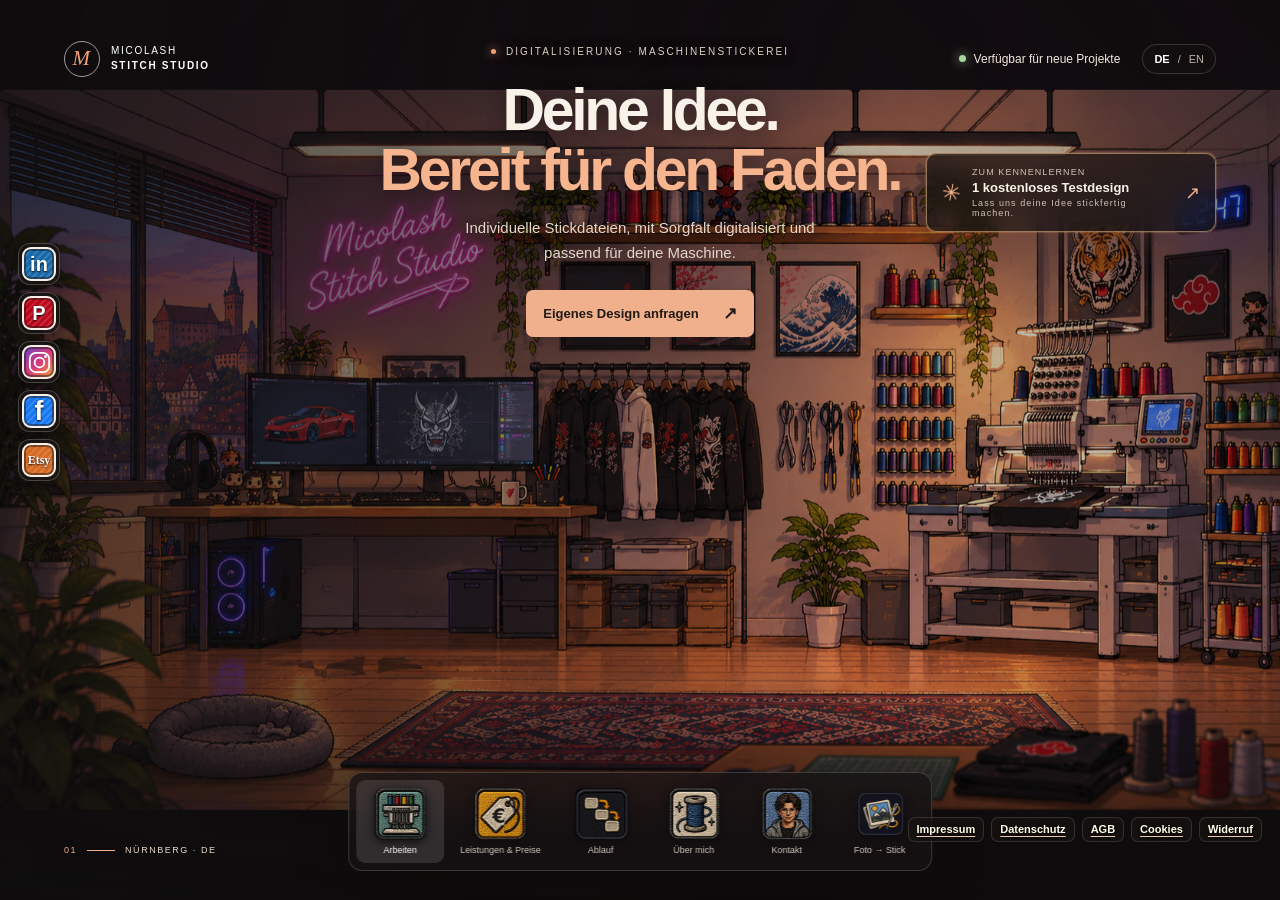
<file: index.html>
<!doctype html>
<html lang="de">
<head>
  <meta charset="utf-8">
  <meta name="viewport" content="width=device-width, initial-scale=1">
  <meta http-equiv="refresh" content="0; url=concept-mockup/index.html">
  <title>Micolash Stitch Studio</title>
</head>
<body>
  <p>Die Website wird geöffnet. Falls die Weiterleitung nicht startet: <a href="concept-mockup/index.html">Micolash Stitch Studio öffnen</a>.</p>
</body>
</html>
</file>
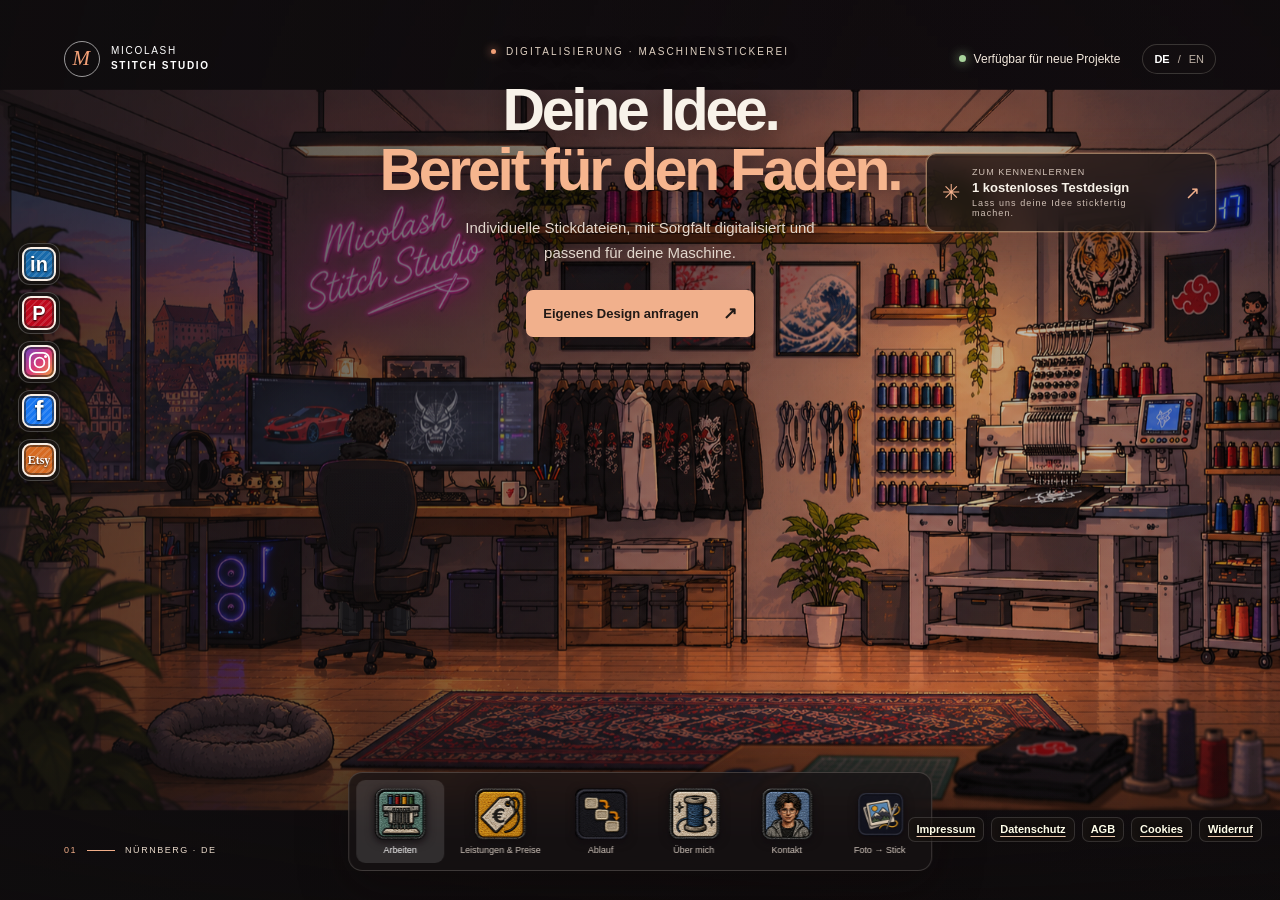
<file: concept-mockup/index.html>
<!doctype html>
<html lang="de">
<head>
  <meta charset="utf-8">
  <meta name="viewport" content="width=device-width, initial-scale=1">
  <meta name="theme-color" content="#171310">
  <title>Micolash Stitch Studio — Konzept</title>
  <link rel="stylesheet" href="styles.css">
  <link rel="stylesheet" href="styles-overrides.css">
</head>
<body>
  <main class="scene" id="scene">
    <iframe class="animated-scene" src="../animation/studio_animation_layers_v3/06_web_preview/index.html?nohud" title="Animierte Szene des Micolash Stitch Studios" aria-hidden="true" tabindex="-1"></iframe>
    <div class="shade" aria-hidden="true"></div>
    <div class="topline">
      <a class="wordmark" href="#home" aria-label="Micolash Stitch Studio Startseite"><span class="mark">M</span><span>MICOLASH<br><b>STITCH STUDIO</b></span></a>
      <div class="top-actions">
        <span class="availability"><i></i><span data-t="available">Verfügbar für neue Projekte</span></span>
        <div class="language" aria-label="Sprache"><button class="selected" data-lang="de">DE</button><span>/</span><button data-lang="en">EN</button></div>
      </div>
    </div>

    <section class="intro" id="home">
      <p class="eyebrow"><span></span><span data-t="eyebrow">DIGITALISIERUNG · MASCHINENSTICKEREI</span></p>
      <h1 data-t="headline">Deine Idee.<br><em>Bereit für den Faden.</em></h1>
      <p class="intro-copy" data-t="subhead">Individuelle Stickdateien, mit Sorgfalt digitalisiert und passend für deine Maschine.</p>
      <button class="primary" data-open="contact"><span data-t="order">Eigenes Design anfragen</span><span>↗</span></button>
    </section>

    <button class="free-card" data-open="contact"><span class="free-icon">✳</span><span><small data-t="freeLabel">ZUM KENNENLERNEN</small><b data-t="freeTitle">1 kostenloses Testdesign</b><small data-t="freeText">Lass uns deine Idee stickfertig machen.</small></span><span class="free-arrow">↗</span></button>

    <nav class="dock" aria-label="Hauptnavigation">
      <button class="dock-item active" data-open="works"><img src="assets/icons/2db3474dd83dc008413b77b8525d498c.png" alt=""><span data-t="works">Arbeiten</span></button>
      <button class="dock-item" data-open="services"><img src="assets/icons/c50bc0c6f09d253034b48694b7ebf952.png" alt=""><span data-t="services">Leistungen & Preise</span></button>
      <button class="dock-item" data-open="process"><img class="process-icon" src="assets/process-embroidered.png" alt=""><span data-t="process">Ablauf</span></button>
      <button class="dock-item" data-open="about"><img src="assets/icons/7015749976adc6f18ce9dacea4be2a74.png" alt=""><span data-t="about">Über mich</span></button>
      <button class="dock-item" data-open="contact"><img src="assets/icons/c3d8fb4c38a3efb2a2f9946944c42ec9.png" alt=""><span data-t="contact">Kontakt</span></button>
      <button class="dock-item" data-open="compare"><img src="assets/icons/24b950e35aa0ed92f76a4b50237b5fc9.png" alt=""><span data-t="photoStitch">Foto → Stick</span></button>
    </nav>

    <aside class="socials" aria-label="Social Media">
      <a href="http://www.linkedin.com/in/mykola-osypchuk-356829b1" aria-label="LinkedIn"><span class="social-patch linkedin"><b>in</b></span><span class="social-name">LinkedIn</span></a>
      <a href="https://www.pinterest.com/MicolashStitchStudio" aria-label="Pinterest"><span class="social-patch pinterest"><b>P</b></span><span class="social-name">Pinterest</span></a>
      <a href="https://www.instagram.com/micolash.stitch.studio/" aria-label="Instagram"><span class="social-patch instagram"><svg viewBox="0 0 48 48" aria-hidden="true"><rect x="8" y="8" width="32" height="32" rx="10"/><circle cx="24" cy="24" r="8"/><circle class="dot" cx="34" cy="14" r="2.5"/></svg></span><span class="social-name">Instagram</span></a>
      <a href="https://www.facebook.com/" aria-label="Facebook"><span class="social-patch facebook"><b>f</b></span><span class="social-name">Facebook</span></a>
      <a href="https://www.etsy.com/" aria-label="Etsy"><span class="social-patch etsy"><b>Etsy</b></span><span class="social-name">Etsy</span></a>
    </aside>
    <div class="signature"><span>01</span><i></i><span data-t="location">NÜRNBERG · DE</span></div>
    <nav class="legal-links" aria-label="Rechtliche Informationen"><button data-legal="impressum">Impressum</button><button data-legal="privacy">Datenschutz</button><button data-legal="terms">AGB</button><button data-legal="cookies">Cookies</button><button data-legal="withdrawal">Widerruf</button></nav>

    <div class="window-wrap" aria-live="polite"></div>
  </main>
  <script src="script.js"></script>
</body>
</html>
</file>
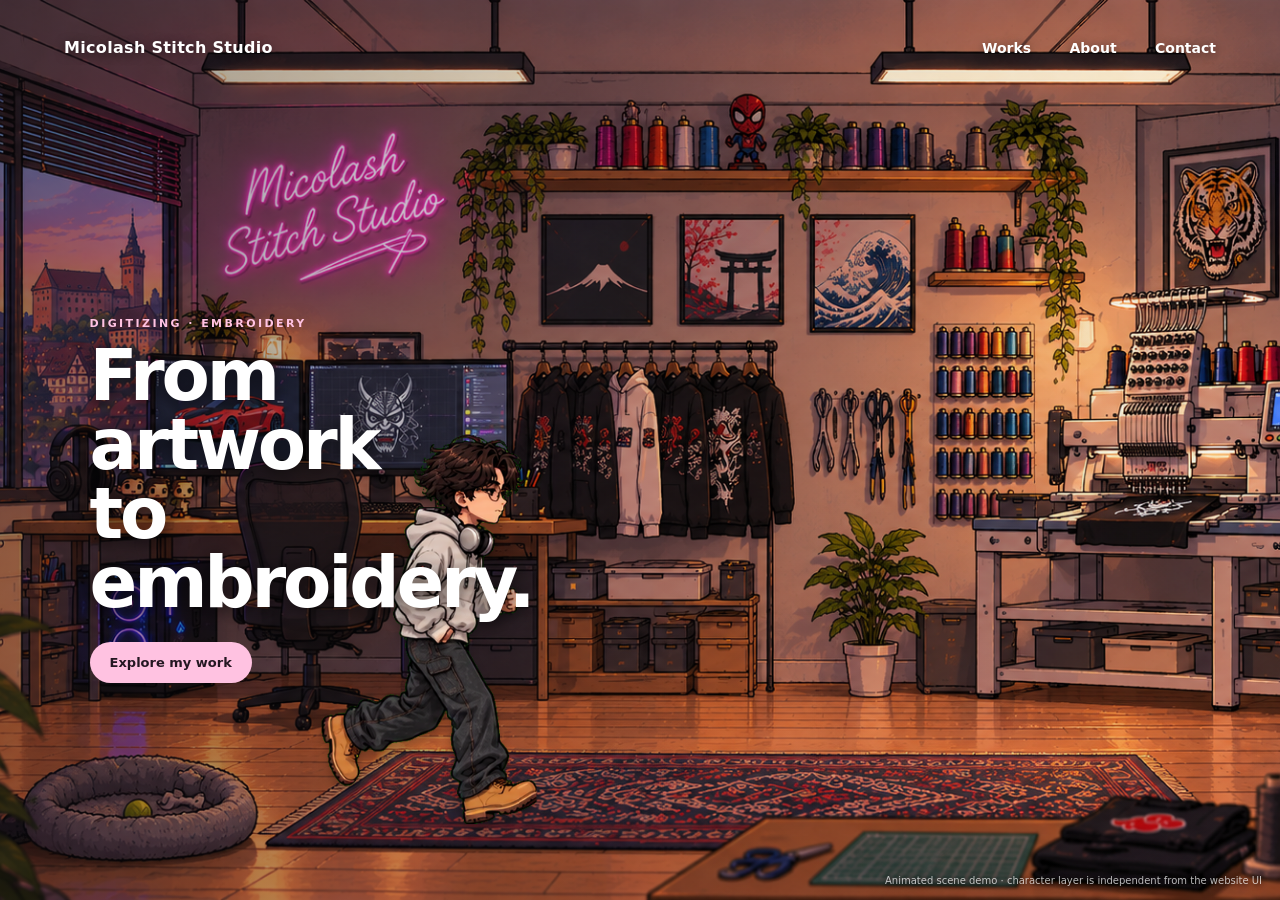
<file: micolash-animated-banner-starter/micolash_animation/index.html>
<!doctype html>
<html lang="ru">
<head>
  <meta charset="utf-8" />
  <meta name="viewport" content="width=device-width, initial-scale=1" />
  <title>Micolash Stitch Studio — animated banner demo</title>
  <link rel="stylesheet" href="styles.css" />
</head>
<body>
  <main class="hero" aria-label="Micolash Stitch Studio">
    <!-- The room is the static background; the character is a separate transparent layer. -->
    <div class="room" aria-hidden="true"></div>
    <div class="character" aria-hidden="true">
      <img id="runner" src="assets/run-1.png" alt="" draggable="false" />
    </div>

    <!-- Example site content. Replace this with your real logo, menu and buttons. -->
    <header class="site-ui">
      <a class="brand" href="#top">Micolash Stitch Studio</a>
      <nav aria-label="Main navigation">
        <a href="#works">Works</a>
        <a href="#about">About</a>
        <a href="#contact">Contact</a>
      </nav>
    </header>
    <section class="hero-copy" id="top">
      <p class="eyebrow">DIGITIZING · EMBROIDERY</p>
      <h1>From artwork<br />to embroidery.</h1>
      <a class="cta" href="#works">Explore my work</a>
    </section>
    <p class="demo-note">Animated scene demo · character layer is independent from the website UI</p>
  </main>
  <script src="script.js"></script>
</body>
</html>
</file>
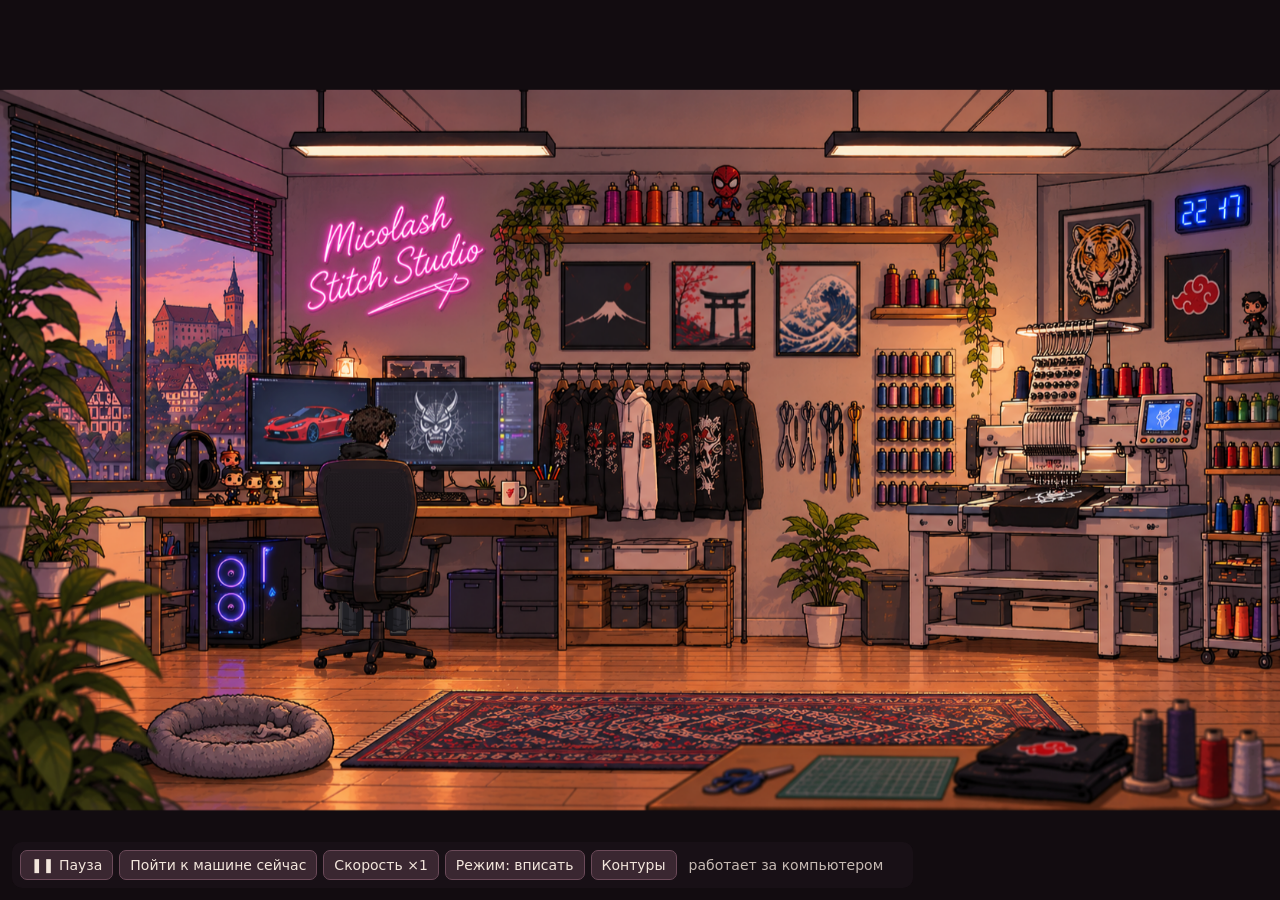
<file: animation/studio_animation_layers_v3/06_web_preview/index.html>
<!doctype html>
<html lang="ru">
<head>
<meta charset="utf-8">
<meta name="viewport" content="width=device-width, initial-scale=1">
<title>Micolash Stitch Studio — превью живой сцены</title>
<link rel="stylesheet" href="preview.css">
</head>
<body>
<div class="viewport" id="viewport">
  <div class="stage" id="stage" aria-label="Мастерская Micolash Stitch Studio" role="img">
    <img class="layer" src="../01_scene_layers/00_background_clean_plate.png" alt="">
    <img class="layer neon" id="neon" src="../01_scene_layers/00b_neon_sign.png" alt="">
    <div id="slots"></div><!-- posters + monitor screens: generated from MSS.content_slots -->
    <img class="layer" src="../01_scene_layers/01_chair_shadow.png" alt="">
    <img class="layer" src="../01_scene_layers/02_machine_needles_static.png" alt="">
    <img class="layer" id="needle" src="../01_scene_layers/02b_machine_needle_active.png" alt="">
    <img class="layer" id="machineHead" src="../01_scene_layers/03_machine_head.png" alt="">

    <img class="amb pc" id="pcGlow" src="../03_ambient_overlays/pc_rgb_glow.png" alt="">
    <div class="amb monitor" id="monL"></div>
    <div class="amb monitor" id="monR"></div>
    <img class="amb colon" id="colon" src="../03_ambient_overlays/clock_colon_off.png" alt="">

    <!-- character: 320x440 box, anchor (160,430) = ground contact point -->
    <div class="frames" id="frames"><img class="frame" id="frameA" alt=""><img class="frame" id="frameB" alt=""></div>
    <div class="char" id="char">
      <img class="sitlegs" src="../02_character_frames/sit_rear/sit_rear_legs.png" alt="">
      <div class="sitrig" id="sitrig"><div class="breather">
        <img class="head" id="headA" src="../02_character_frames/sit_rear/sit_rear_head.png" alt="">
        <img class="head turned" id="headB" src="../02_character_frames/sit_rear/sit_rear_head_turn_right.png" alt="">
        <img class="body" src="../02_character_frames/sit_rear/sit_rear_body.png" alt="">
      </div></div>
      <div class="leanrig">
        <img src="../02_character_frames/lean_rig/lean_rig_legs.png" alt="">
        <img id="leanBoot" src="../02_character_frames/lean_rig/lean_rig_front_boot.png" alt="">
        <img id="leanTorso" src="../02_character_frames/lean_rig/lean_rig_torso.png" alt="">
      </div>
    </div>

    <img class="layer" src="../01_scene_layers/05_chair_seat_base.png" alt="">
    <img class="layer" src="../01_scene_layers/06_chair_back.png" alt="">
    <img class="layer mesh" id="meshOccupied" src="../01_scene_layers/06b_chair_back_mesh_occupied.png" alt="">
    <img class="layer" src="../01_scene_layers/07_foreground_rug.png" alt="">
    <img class="layer" src="../01_scene_layers/08_dog_bed_front_rim.png" alt="">
  </div>
</div>

<div class="hud" id="hud">
  <button id="btnPlay" type="button">❚❚ Пауза</button>
  <button id="btnMachine" type="button">Пойти к машине сейчас</button>
  <button id="btnSpeed" type="button">Скорость ×1</button>
  <button id="btnFit" type="button">Режим: вписать</button>
  <button id="btnDebug" type="button">Контуры</button>
  <span class="status" id="status">…</span>
</div>

<script src="scene_data.js"></script>
<script src="preview.js"></script>
</body>
</html>
</file>
<file: concept-mockup/styles.css>
:root{--ink:#f8f2e9;--muted:#c6b9aa;--accent:#f3a077;--glass:rgba(25,21,20,.77);--line:rgba(255,245,231,.17)}
*{box-sizing:border-box}html,body{margin:0;width:100%;height:100%;overflow:hidden;background:#171310;color:var(--ink);font-family:'Segoe UI',Arial,sans-serif}button,a{font:inherit;color:inherit}button{cursor:pointer}.scene{position:relative;width:100%;height:100%;min-height:500px;overflow:hidden;isolation:isolate}.room,.shade{position:absolute;inset:0}.room{z-index:-2;background:url('assets/background/studio-background.png') center 57%/cover no-repeat;transform:scale(1.015)}.shade{z-index:-1;background:linear-gradient(90deg,rgba(15,13,14,.72) 0%,rgba(15,13,14,.48) 34%,rgba(15,13,14,.10) 68%,rgba(15,13,14,.28) 100%),linear-gradient(0deg,rgba(13,11,11,.75),transparent 26%,rgba(13,11,11,.25))}.topline{position:absolute;left:5vw;right:5vw;top:4.5vh;display:flex;align-items:center;justify-content:space-between}.wordmark{display:flex;align-items:center;gap:11px;text-decoration:none;font-size:10px;letter-spacing:.17em;line-height:1.45;color:#fff}.wordmark b{font-weight:700}.mark{width:36px;height:36px;border:1px solid rgba(255,255,255,.58);border-radius:50%;display:grid;place-items:center;font:italic 21px Georgia;color:var(--accent)}.top-actions{display:flex;align-items:center;gap:22px}.availability{display:flex;align-items:center;gap:8px;font-size:12px;color:#f3e8dc}.availability i,.eyebrow span:first-child{width:7px;height:7px;border-radius:50%;background:#a9d49c;box-shadow:0 0 12px #a9d49c}.language{display:flex;align-items:center;gap:8px;padding:8px 11px;border:1px solid var(--line);border-radius:99px;background:rgba(22,18,18,.46);font-size:11px;color:#bfb2a7}.language button{border:0;background:none;padding:0;color:inherit}.language .selected{color:#fff;font-weight:700}.intro{position:absolute;left:10.5vw;top:28%;width:min(510px,48vw);text-shadow:0 2px 18px rgba(0,0,0,.38)}.eyebrow{display:flex;align-items:center;gap:10px;font-size:10px;letter-spacing:.21em;color:#e0d1c2}.eyebrow span:first-child{width:5px;height:5px;background:var(--accent);box-shadow:0 0 10px var(--accent)}h1{font:600 clamp(42px,5.2vw,76px)/1.02 Manrope,sans-serif;letter-spacing:-.055em;margin:23px 0 16px}h1 em{color:#f6b58e;font-style:normal}.intro-copy{max-width:390px;color:#e3d8ce;font-size:15px;line-height:1.65;margin:0 0 24px}.primary{display:flex;align-items:center;gap:24px;padding:13px 17px;border:0;border-radius:7px;background:#f1b08c;color:#211916;font-size:13px;font-weight:700;box-shadow:0 8px 32px #160d0b42}.primary span:last-child{font-size:17px}.free-card{position:absolute;right:5vw;top:17vh;display:flex;align-items:center;gap:12px;text-align:left;padding:13px 15px;border:1px solid rgba(255,225,205,.28);border-radius:10px;background:rgba(28,22,21,.66);backdrop-filter:blur(12px);box-shadow:0 12px 36px #170b0b38;max-width:290px}.free-card>span:nth-child(2){display:grid;gap:3px}.free-card small{font-size:9px;letter-spacing:.12em;color:#d2c2b7}.free-card b{font-size:13px}.free-icon{color:#f5b18d;font-size:22px}.free-arrow{font-size:18px;color:#f5b18d;margin-left:3px}.dock{position:absolute;left:50%;bottom:3.2vh;transform:translateX(-50%);display:flex;gap:5px;padding:7px;border:1px solid rgba(255,244,230,.18);border-radius:14px;background:rgba(22,19,20,.78);backdrop-filter:blur(18px);box-shadow:0 14px 50px #10090962}.dock-item{min-width:93px;display:flex;flex-direction:column;align-items:center;justify-content:center;gap:5px;padding:8px 11px;border:0;border-radius:9px;background:transparent;color:#d5c9bf;font-size:10px;white-space:nowrap;transition:.2s}.dock-item:hover,.dock-item.active{background:rgba(255,255,255,.12);color:#fff}.dock-icon{font-size:20px;color:#f2b08c}.socials{position:absolute;right:5vw;top:40%;display:flex;align-items:center;flex-direction:column;gap:8px}.social-toggle,.social-list a{width:39px;height:39px;border:1px solid var(--line);border-radius:50%;display:grid;place-items:center;background:rgba(25,21,20,.72);backdrop-filter:blur(12px);text-decoration:none;color:#f5c5a5}.social-toggle{font-size:20px}.social-list{display:grid;gap:7px;overflow:hidden;max-height:0;opacity:0;transform:translateY(-7px);transition:.25s}.socials.open .social-list{max-height:180px;opacity:1;transform:none}.social-list a{font-size:11px;font-weight:700}.signature{position:absolute;left:5vw;bottom:5vh;display:flex;align-items:center;gap:10px;color:#e8d9ca;font-size:9px;letter-spacing:.17em}.signature span:first-child{color:#f0ad89}.signature i{width:28px;height:1px;background:#f0ad89}.window-wrap{position:absolute;inset:0;pointer-events:none}.panel{pointer-events:auto;position:absolute;left:50%;top:50%;transform:translate(-50%,-50%);width:min(76vw,1100px);height:min(76vh,760px);min-width:min(550px,94vw);min-height:400px;display:flex;flex-direction:column;border:1px solid rgba(255,239,221,.22);border-radius:16px;overflow:hidden;background:rgba(27,23,23,.94);backdrop-filter:blur(24px);box-shadow:0 35px 100px #090707aa;color:#f6eee5;animation:rise .26s ease both}.panel.minimized{height:48px;min-height:48px;top:auto;bottom:12vh;transform:translateX(-50%)}.panel.minimized .panel-content{display:none}.panel.maximized{width:94vw;height:91vh}.panel-head{height:48px;flex:none;display:flex;align-items:center;gap:14px;padding:0 16px;border-bottom:1px solid rgba(255,255,255,.1);background:rgba(255,255,255,.035)}.traffic{display:flex;gap:7px}.traffic button{width:11px;height:11px;padding:0;border:0;border-radius:50%}.close{background:#ef766f}.min{background:#e8bd61}.max{background:#88c889}.panel-title{font-size:12px;color:#e8dbce}.panel-content{padding:clamp(20px,4vw,42px);overflow:auto;flex:1}.panel-content h2{font:600 clamp(28px,3vw,42px)/1.1 Manrope;margin:0 0 10px;letter-spacing:-.04em}.panel-content>p{color:#c5b8ad;line-height:1.55;margin:0 0 25px}.folder-grid{display:grid;grid-template-columns:repeat(4,1fr);gap:13px}.folder{min-height:115px;padding:16px;border:1px solid rgba(255,255,255,.11);border-radius:12px;background:rgba(255,255,255,.045);text-align:left;display:flex;flex-direction:column;justify-content:space-between}.folder:hover{background:rgba(244,173,136,.12);border-color:#f2b08c77}.folder i{font-style:normal;font-size:26px;color:#f2b08c}.folder b{font-size:13px}.folder small{color:#a99a8e;font-size:10px}.price-grid{display:grid;grid-template-columns:repeat(3,1fr);gap:13px}.price-card{padding:18px;border:1px solid rgba(255,255,255,.13);border-radius:12px;background:rgba(255,255,255,.04)}.price-card small{color:#f2b08c;letter-spacing:.08em;text-transform:uppercase;font-size:10px}.price-card h3{font-size:18px;margin:13px 0 6px}.price-card strong{font:600 27px Manrope}.price-card p{color:#c5b8ad;font-size:12px;line-height:1.55}.steps{display:grid;grid-template-columns:repeat(4,1fr);gap:12px}.step{border-top:1px solid #f2b08c;padding-top:12px}.step b{display:block;font:500 25px Manrope;color:#f2b08c;margin-bottom:14px}.step strong{display:block;margin-bottom:7px}.step p{font-size:12px;line-height:1.5;color:#c5b8ad}.contact-form{display:grid;grid-template-columns:1fr 1fr;gap:12px}.contact-form label{display:grid;gap:6px;color:#d8c9bc;font-size:11px}.contact-form input,.contact-form textarea,.contact-form select{width:100%;padding:12px;border:1px solid #ffffff26;border-radius:8px;background:#201b1b;color:white;font:inherit}.contact-form textarea{min-height:90px;resize:vertical}.contact-form .wide{grid-column:1/-1}.contact-form button{justify-self:start;padding:12px 19px;border:0;border-radius:8px;background:#f1b08c;color:#211916;font-weight:700}.form-note{color:#ab9c90;font-size:11px;margin:0}.about-copy{max-width:680px;font-size:15px;line-height:1.8;color:#d8cbc0}@keyframes rise{from{opacity:0;translate:0 10px}to{opacity:1;translate:0 0}}
@media(max-width:700px){.room{background-position:53% center}.shade{background:linear-gradient(90deg,#171314aa,#17131444),linear-gradient(0deg,#130f10dd,transparent 55%)}.topline{left:17px;right:17px;top:17px}.mark{width:31px;height:31px}.availability{display:none}.intro{left:7vw;top:29%;width:86vw}h1{font-size:clamp(36px,10vw,62px);margin:16px 0 11px}.intro-copy{font-size:12px;max-width:290px;margin-bottom:16px}.primary{padding:11px 14px;font-size:12px}.free-card{top:76px;right:16px;bottom:auto;left:16px;max-width:none;padding:9px 12px}.free-card small{font-size:8px}.free-card b{font-size:11px}.free-icon{font-size:19px}.dock{bottom:10px;width:calc(100% - 18px);justify-content:space-around;gap:0;padding:5px;border-radius:12px}.dock-item{min-width:0;flex:1;padding:7px 3px;font-size:8px}.dock-icon{font-size:18px}.socials{right:17px;top:17px}.social-toggle,.social-list a{width:34px;height:34px}.socials.open{top:17px;right:60px;flex-direction:row}.socials.open .social-list{display:flex;max-height:none;opacity:1;transform:none}.signature{display:none}.panel{width:94vw;height:80vh;min-width:0;min-height:0;top:49%;border-radius:13px}.panel.maximized{width:97vw;height:88vh}.panel.minimized{bottom:78px}.panel-content{padding:23px 18px}.folder-grid{grid-template-columns:repeat(2,1fr);gap:9px}.folder{min-height:90px;padding:12px}.price-grid{grid-template-columns:1fr;gap:9px}.price-card{padding:12px}.price-card h3{margin:7px 0 3px}.price-card p{margin:5px 0}.steps{grid-template-columns:repeat(2,1fr)}.contact-form{grid-template-columns:1fr}.contact-form .wide{grid-column:auto}}
@media(prefers-reduced-motion:reduce){*,*::before,*::after{animation-duration:.01ms!important;transition-duration:.01ms!important;scroll-behavior:auto!important}}
</file>
<file: concept-mockup/styles-overrides.css>
/* Review-round adjustments: legacy embroidered icons, comparison window and legal links. */
.animated-scene{position:absolute;inset:0;width:100%;height:100%;border:0;z-index:0;pointer-events:none}
.room{display:none}
.studio-stage{position:absolute;right:0;top:50%;width:min(100vw,177.68vh);height:min(100vh,56.34vw);transform:translateY(-50%);overflow:hidden}
.shade{z-index:1}
.topline,.intro,.free-card,.dock,.socials,.signature,.legal-links{z-index:2}
.socials{position:absolute;z-index:4;left:18px;right:auto;top:27%;display:flex;flex-direction:column;gap:7px}
.socials>a{display:flex;align-items:center;gap:8px;width:42px;height:42px;padding:3px;border:1px solid #ffffff35;border-radius:12px;background:rgba(25,21,20,.72);box-shadow:0 6px 15px #130b0a60;backdrop-filter:blur(9px);text-decoration:none;overflow:hidden;transition:width .2s,transform .2s}
.socials>a:hover,.socials>a:focus-visible{width:132px;transform:translateX(3px);outline:2px solid #f5b18d}
.social-patch{flex:none;width:34px;height:34px;border:2px solid #f8eee5;border-radius:9px;display:grid;place-items:center;color:#fff;box-shadow:inset 0 0 0 2px #21191680;background-image:repeating-linear-gradient(135deg,#ffffff22 0 2px,transparent 2px 5px)}
.social-patch b{font:bold 20px Arial,sans-serif;text-shadow:0 1px 2px #000}.social-patch.linkedin{background-color:#1769aa}.social-patch.pinterest{background-color:#bd081c}.social-patch.instagram{background:linear-gradient(135deg,#6c45c4,#d83b78 52%,#f3a33b)}.social-patch.instagram svg{width:29px;height:29px;fill:none;stroke:white;stroke-width:3}.social-patch.instagram .dot{fill:white;stroke:none}.social-patch.facebook{background-color:#1877f2}.social-patch.facebook b{font-size:27px}.social-patch.etsy{background-color:#d66a22}.social-patch.etsy b{font:700 12px Georgia}.social-name{font-size:11px;font-weight:700;white-space:nowrap;color:#fff}
.dock-item img{width:52px;height:52px;object-fit:contain;filter:drop-shadow(0 2px 4px #100b0e)}.dock-icon.stitch-icon{width:52px;height:52px;border:2px dashed #efad88;border-radius:15px;display:grid;place-items:center;font-size:37px;color:#efad88;text-shadow:1px 1px #683d37,-1px -1px #fff2}.dock-item{min-width:88px}.dock-item>span:last-child{font-size:9px}.dock-item:hover img,.dock-item:focus-visible img{filter:drop-shadow(0 0 8px #f2b08c)}
.free-card{isolation:isolate;overflow:hidden;border-color:#f4c39788;box-shadow:0 0 0 1px #f1aa7933,0 8px 35px #f1a27325,0 12px 36px #170b0b38;animation:free-pulse 3.2s ease-in-out infinite}.free-card::after{content:"";position:absolute;z-index:-1;top:-40%;bottom:-40%;left:-70%;width:36%;transform:rotate(20deg);background:linear-gradient(90deg,transparent,#fff6,transparent);animation:free-shine 5s ease-in-out infinite}.free-icon{animation:free-spark 2s ease-in-out infinite alternate}@keyframes free-pulse{50%{box-shadow:0 0 0 3px #f1aa7933,0 0 32px #f1a27350,0 12px 36px #170b0b38}}@keyframes free-shine{0%,65%{left:-70%}100%{left:140%}}@keyframes free-spark{to{transform:rotate(35deg) scale(1.14)}}
.comparison{display:grid;gap:13px;max-width:650px;margin:auto}.comparison-visual{position:relative;aspect-ratio:1.1;overflow:hidden;border:1px solid #ffffff30;border-radius:14px;background:#171515}.comparison-visual img{position:absolute;inset:0;width:100%;height:100%;object-fit:contain}.comparison-before{position:absolute;inset:0;width:100%;height:100%;overflow:hidden;clip-path:inset(0 calc(100% - var(--wipe,50%)) 0 0);border-right:2px solid #f3b08d}.comparison-range{width:100%;accent-color:#f3b08d}.comparison-tags{display:flex;justify-content:space-between;font-size:11px;color:#e9d8c9}.comparison-tabs,.legal-tabs{display:flex;flex-wrap:wrap;gap:7px;margin-bottom:14px}.comparison-tabs button,.legal-tabs button{border:1px solid #ffffff28;border-radius:99px;background:#ffffff0c;color:#eee;padding:8px 11px;font-size:11px;cursor:pointer}.comparison-tabs button.active,.legal-tabs button.active{background:#f2b08c;color:#211916;border-color:#f2b08c}.legal-notice{padding:14px;border:1px dashed #f2b08c77;border-radius:10px;color:#decfc2;font-size:13px;line-height:1.6}
.legal-links{position:absolute;right:18px;bottom:6.5vh;z-index:4;display:flex;gap:12px}.legal-links button{border:0;padding:4px 0;background:none;color:#f4e9deaa;font-size:9px;text-decoration:underline;text-underline-offset:3px;cursor:pointer}.legal-links button:hover{color:#fff}
@media(max-width:700px){.socials{left:8px;top:41%;gap:5px}.socials>a{width:35px;height:35px;padding:2px;border-radius:9px}.socials>a:hover,.socials>a:focus-visible{width:35px;transform:none}.social-patch{width:29px;height:29px;border-radius:7px}.social-patch.instagram svg{width:24px;height:24px}.social-name{display:none}.intro{left:12vw;width:81vw}.dock{width:calc(100% - 8px);bottom:7px;gap:0;padding:3px}.dock-item{min-width:0;flex:1;padding:5px 1px}.dock-item img,.dock-icon.stitch-icon{width:34px;height:34px}.dock-icon.stitch-icon{font-size:25px}.dock-item>span:last-child{font-size:7px}.legal-links{left:50%;right:auto;bottom:72px;transform:translateX(-50%);gap:9px;white-space:nowrap}.legal-links button{font-size:8px}}
@media(prefers-reduced-motion:reduce){.free-card,.free-icon,.free-card::after{animation:none!important}}

/* Keep the hero copy clear of the animated studio. */
.intro{top:23%}
h1{font-size:clamp(38px,4.6vw,68px)}
@media(max-width:700px){.intro{top:20%;left:10vw;width:80vw}h1{font-size:clamp(32px,8.4vw,50px);margin:14px 0 12px}}

/* Center the hero at the top of the studio scene. */
.intro{top:4%;left:50%;width:min(680px,58vw);transform:translateX(-50%);text-align:center}
.eyebrow{justify-content:center}
.intro-copy{margin-left:auto;margin-right:auto}
.primary{margin-left:auto;margin-right:auto}
@media(max-width:700px){
  .intro{top:4%;left:50%;width:80vw;transform:translateX(-50%)}
  .free-card{top:auto;right:auto;bottom:90px;left:50%;width:max-content;max-width:calc(100% - 78px);transform:translateX(-50%)}
}

/* Interaction refinements from the supplied screenshots. */
.window-wrap{z-index:10}
.room{transform:none;background:none;overflow:hidden}
.room-blur{display:none}
.room-full{position:absolute;inset:0;width:100%;height:100%;object-fit:contain;object-position:center}
.process-icon{mix-blend-mode:normal;transform:none;filter:drop-shadow(0 2px 4px #100b0e)}
.panel-close-text{margin-left:auto;padding:8px 12px;border:0;border-radius:7px;background:transparent;color:#fff;font-size:12px;font-weight:700;cursor:pointer}
.panel-close-text:hover,.panel-close-text:focus-visible{background:#ffffff16;color:#ffd7bf;outline:1px solid #ffffff32}
.traffic .min{display:block;width:14px;height:14px;border-radius:50%;background:#febc2e;pointer-events:none}
.comparison-panel .panel-content{display:flex;flex-direction:column;overflow:hidden;padding:10px 14px 14px;min-height:0}
.comparison-panel .panel-content>h2,.comparison-panel .panel-content>p{display:none}
.comparison-panel .comparison{flex:1;min-height:0;width:100%;max-width:none;grid-template-rows:auto minmax(0,1fr);gap:9px}
.comparison-panel .comparison-visual{width:100%;height:100%;min-height:0;aspect-ratio:auto;isolation:isolate}
.comparison-panel{width:min(70vw,120vh);height:80vh;max-width:90vw;max-height:88vh}
.comparison-panel .comparison-tabs{gap:10px;margin-bottom:4px}
.comparison-panel .comparison-tabs button{min-height:48px;padding:12px 19px;font-size:14px;font-weight:700}
.comparison-panel .comparison{gap:7px}
.comparison-panel .comparison-before{z-index:2}
.comparison-labels{position:absolute;z-index:4;top:14px;left:14px;right:14px;display:flex;justify-content:space-between;pointer-events:none}
.comparison-labels span{padding:8px 13px;border:1px solid #ffffff32;border-radius:99px;background:#211d25e8;color:#fff;font-size:12px;font-weight:700;box-shadow:0 3px 12px #0005}
.comparison-handle{position:absolute;z-index:5;left:var(--wipe,50%);top:0;bottom:0;width:0;border-left:2px dashed #fff;transform:translateX(-1px);pointer-events:none}
.comparison-handle span{position:absolute;left:50%;top:50%;display:grid;place-items:center;width:42px;height:54px;transform:translate(-50%,-50%);border:2px solid #fff;border-radius:50%;background:#fff;color:#26232c;font-size:19px;box-shadow:0 2px 10px #0007}
.comparison-range{position:absolute;z-index:6;inset:0;width:100%;height:100%;opacity:0;cursor:ew-resize;touch-action:none}
.comparison-tabs{justify-content:center}
.panel{width:min(98.8vw,1430px);height:min(98.8vh,988px)}
.panel.maximized{width:99vw;height:98vh}
.traffic{display:flex;gap:7px}
.traffic button{position:relative;width:14px;height:14px;padding:0;border:0;border-radius:50%;transition:transform .16s ease,box-shadow .16s ease}
.traffic button:hover,.traffic button:focus-visible{transform:scale(1.18);outline:none}
.traffic .close{background:#ff5f57}.traffic .min{background:#febc2e}.traffic .max{background:#28c840}
.traffic .close:hover{box-shadow:0 0 0 4px #ff5f5733}.traffic .min:hover{box-shadow:0 0 0 4px #febc2e33}.traffic .max:hover{box-shadow:0 0 0 4px #28c84033}
.traffic button::after{position:absolute;inset:0;display:grid;place-items:center;color:#54241f;font:700 9px/1 Arial,sans-serif;opacity:0;transition:opacity .12s}
.traffic .close::after{content:'×'}.traffic .min::after{content:'−'}.traffic .max::after{content:'+'}.traffic:hover button::after{opacity:.9}
.traffic button::after{opacity:.9}
.socials>a{position:relative;width:42px;min-width:42px;overflow:visible;transition:none}
.socials>a:hover,.socials>a:focus-visible{width:42px;transform:none;outline:none}
.social-patch{transition:transform .18s ease,box-shadow .18s ease}
.socials>a:hover .social-patch,.socials>a:focus-visible .social-patch{transform:scale(1.08);box-shadow:inset 0 0 0 2px #21191680,0 0 0 2px #f4c397,0 0 14px #f5b18d80}
.social-name{position:absolute;left:49px;top:50%;z-index:5;transform:translate(-4px,-50%);padding:7px 10px;border:1px solid #ffffff30;border-radius:8px;background:rgba(25,21,20,.94);box-shadow:0 7px 16px #10090966;opacity:0;pointer-events:none;transition:opacity .16s ease,transform .16s ease}
.socials>a:hover .social-name,.socials>a:focus-visible .social-name{opacity:1;transform:translate(0,-50%)}
.dock-item{transform-origin:50% 100%;transition:transform .2s cubic-bezier(.2,.9,.3,1.25),background .2s,box-shadow .2s}
.dock-item:hover,.dock-item:focus-visible{transform:translateY(-7px) scale(1.09);box-shadow:0 0 18px #f2b08c25;z-index:2}
.dock-item:has(+.dock-item:hover),.dock-item:hover+.dock-item{transform:translateY(-3px) scale(1.035)}
.dock-item img{transition:filter .2s,transform .2s cubic-bezier(.2,.9,.3,1.25)}
.legal-links{gap:7px}
.legal-links button{padding:6px 8px;border:1px solid #fff2;border-radius:7px;background:#1a1412a6;color:#fffde9;font-size:11px;font-weight:600;line-height:1;text-shadow:0 1px 5px #000;text-decoration-color:#ffd8ba}
.legal-links button:hover,.legal-links button:focus-visible{background:#35251fcf;color:#fff;outline:1px solid #f4c397}
@media(max-width:700px){.panel{width:97vw;height:92vh}.panel.maximized{width:99vw;height:96vh}.traffic button{width:14px;height:14px}.socials>a{width:35px;min-width:35px}.social-name{left:42px}.intro{left:55px;width:calc(100% - 68px)}h1{font-size:clamp(32px,9vw,56px)}.dock-item:hover,.dock-item:focus-visible{transform:translateY(-5px) scale(1.07)}.dock-item:has(+.dock-item:hover),.dock-item:hover+.dock-item{transform:translateY(-2px) scale(1.025)}.legal-links{gap:3px}.legal-links button{padding:6px 5px;font-size:10px}}
@media(prefers-reduced-motion:reduce){.dock-item,.dock-item img,.social-patch,.social-name,.traffic button{transition:none!important}}


/* Desktop dialogs use a comfortable windowed size instead of nearly filling the screen. */
.panel{width:70vw;height:70vh;max-width:90vw;max-height:88vh}
@media(min-width:1600px) and (min-height:900px){
  .topline{left:6vw;right:6vw;top:5vh}
  .wordmark{font-size:13px;gap:14px}.mark{width:44px;height:44px;font-size:25px}
  .availability{font-size:15px}.language{font-size:13px;padding:10px 14px}
  .intro{top:27%;width:min(900px,50vw)}.eyebrow{font-size:13px}
  h1{font-size:clamp(68px,5vw,132px);margin:28px 0 21px}
  .intro-copy{max-width:590px;font-size:21px;line-height:1.65;margin-bottom:30px}
  .primary{padding:18px 23px;font-size:16px;gap:30px}
  .free-card{max-width:380px;padding:17px 20px;gap:15px}.free-card small{font-size:11px}.free-card b{font-size:16px}.free-icon{font-size:28px}
  .dock{gap:8px;padding:11px;border-radius:17px}.dock-item{min-width:125px;padding:12px 15px;gap:8px}.dock-item img,.dock-icon.stitch-icon{width:68px;height:68px}.dock-icon.stitch-icon{font-size:48px}.dock-item>span:last-child{font-size:12px}
  .socials{left:24px;gap:10px}.socials>a{width:52px;height:52px;min-width:52px}.social-patch{width:44px;height:44px}.social-name{left:59px;font-size:13px}
  .legal-links{gap:10px}.legal-links button{font-size:13px;padding:8px 11px}
  .panel-head{height:60px}.traffic button,.traffic .min{width:18px;height:18px}.panel-title{font-size:16px}.panel-close-text{font-size:15px}
  .panel-content{padding:clamp(34px,3vw,68px)}.panel-content h2{font-size:clamp(40px,2.6vw,72px)}.panel-content>p{font-size:18px;margin-bottom:34px}
  .folder-grid,.price-grid{gap:18px}.folder{min-height:158px;padding:22px}.folder i{font-size:38px}.folder b{font-size:17px}.folder small{font-size:13px}
  .price-card{padding:25px}.price-card small{font-size:13px}.price-card h3{font-size:25px}.price-card strong{font-size:38px}.price-card p{font-size:16px}
  .steps{gap:22px}.step b{font-size:36px}.step strong{font-size:17px}.step p{font-size:15px}
  .contact-form label{font-size:15px}.comparison-panel .panel-content{padding:16px 22px}
}
@media(max-width:700px){.panel{width:97vw;height:92vh;max-width:97vw;max-height:94vh}.comparison-panel{width:94vw;height:84vh;max-width:94vw;max-height:90vh}.comparison-panel .comparison-tabs button{min-height:42px;padding:9px 13px;font-size:12px}}
/* Ultra-wide displays: preserve the full 16:9 artwork and use the left gutter for copy. */
@media(min-aspect-ratio:2/1){
  .room-full{object-position:right center}
  .dock{left:69%}
}
</file>
<file: micolash-animated-banner-starter/micolash_animation/styles.css>
* { box-sizing: border-box; }
html, body { margin: 0; min-height: 100%; background: #17151a; color: #fff; font-family: Inter, ui-sans-serif, system-ui, -apple-system, Segoe UI, sans-serif; }
body { min-height: 100vh; }
.hero {
  position: relative;
  width: 100%;
  min-height: min(100vh, 940px);
  height: 100svh;
  max-height: 1100px;
  overflow: hidden;
  isolation: isolate;
  background: #25212a;
}
.room {
  position: absolute;
  inset: 0;
  z-index: -2;
  background-image: url("assets/studio-background.png");
  background-size: cover;
  background-position: center center;
  background-repeat: no-repeat;
}
/* A subtle tint improves legibility without hiding the illustration. */
.hero::after {
  content: "";
  position: absolute;
  inset: 0;
  z-index: -1;
  background: linear-gradient(90deg, rgba(15,12,18,.43), rgba(15,12,18,.08) 56%, rgba(15,12,18,.02));
  pointer-events: none;
}
.character {
  position: absolute;
  z-index: 2;
  left: 25%;
  bottom: 8.5%;
  height: clamp(220px, 45%, 490px);
  aspect-ratio: 280 / 520;
  width: auto;
  transform: translateX(0);
  will-change: left, transform;
  pointer-events: none;
  filter: drop-shadow(0 7px 5px rgba(0,0,0,.22));
}
.character img { display: block; width: 100%; height: 100%; object-fit: contain; }
.site-ui {
  position: absolute;
  z-index: 5;
  top: 0; left: 0; right: 0;
  display: flex;
  align-items: center;
  justify-content: space-between;
  gap: 24px;
  padding: clamp(18px, 3vw, 42px) clamp(22px, 5vw, 76px);
  text-shadow: 0 2px 10px rgba(0,0,0,.5);
}
.brand { color: #fff; font-weight: 750; letter-spacing: .02em; text-decoration: none; }
nav { display: flex; gap: clamp(16px, 3vw, 42px); }
nav a { color: #fff; text-decoration: none; font-size: 14px; font-weight: 650; }
nav a:hover { color: #ffb6dc; }
.hero-copy {
  position: absolute;
  z-index: 4;
  left: clamp(22px, 7vw, 110px);
  top: 34%;
  max-width: 440px;
  text-shadow: 0 3px 18px rgba(0,0,0,.65);
}
.eyebrow { color: #ffc3e3; font-size: 11px; letter-spacing: .22em; font-weight: 800; }
h1 { margin: 12px 0 24px; font-size: clamp(38px, 5.5vw, 76px); line-height: .98; letter-spacing: -.045em; }
.cta { display: inline-block; padding: 13px 20px; border-radius: 999px; color: #241722; background: #ffc2e1; text-decoration: none; font-size: 13px; font-weight: 800; text-shadow: none; }
.demo-note { position: absolute; z-index: 6; right: 18px; bottom: 14px; margin: 0; color: rgba(255,255,255,.72); font-size: 10px; text-shadow: 0 1px 5px #000; }
@media (max-width: 700px) {
  .hero { min-height: 620px; height: 82svh; }
  .room { background-position: 52% center; }
  .site-ui { align-items: flex-start; flex-direction: column; gap: 12px; }
  nav { gap: 18px; }
  .hero-copy { top: 28%; max-width: 290px; }
  .character { height: 37%; bottom: 7%; left: 18%; }
  .demo-note { display: none; }
}
@media (prefers-reduced-motion: reduce) {
  .character { transition: none !important; }
}
</file>
<file: animation/studio_animation_layers_v3/06_web_preview/preview.css>
html, body { margin: 0; height: 100%; background: #120c10; color: #f3e6dc; font: 14px/1.3 system-ui, -apple-system, "Segoe UI", sans-serif; overflow: hidden; }
.viewport { position: fixed; inset: 0; overflow: hidden; }
.stage { position: absolute; left: 0; top: 0; width: 1672px; height: 941px; transform-origin: 0 0; }
.stage img { user-select: none; -webkit-user-drag: none; pointer-events: none; }
.layer { position: absolute; left: 0; top: 0; width: 1672px; height: 941px; }
#needle, #machineHead { will-change: transform; }

/* neon sign (swappable banner) */
.neon { animation: neon 9s linear infinite; }
@keyframes neon { 0%, 100% { opacity: 1; } 40% { opacity: .9; } 70% { opacity: 1; } 88% { opacity: .97; } 89% { opacity: .55; } 90% { opacity: 1; } 91% { opacity: .62; } 92% { opacity: 1; } }

/* content slots (posters / screens), mapped onto their quad with matrix3d */
.slot { position: absolute; left: 0; top: 0; transform-origin: 0 0; overflow: hidden; }
.slot > img, .slot > video { display: block; width: 100%; height: 100%; object-fit: cover; }

/* character box: 320x440, anchor at (160,430) */
.char { position: absolute; left: 0; top: 0; width: 320px; height: 440px; will-change: transform; }
.char img, .char .sitrig, .char .breather, .char .leanrig, .frames .frame { position: absolute; left: 0; top: 0; width: 320px; height: 440px; }
.frames .frame { opacity: 0; will-change: transform, opacity; }
.frames { display: none; position: absolute; left: 0; top: 0; width: 1672px; height: 941px; isolation: isolate; pointer-events: none; }
.frames.on { display: block; }
.mesh { opacity: 0; transition: opacity .25s linear; }
.mesh.on { opacity: 1; }
@keyframes mouse { 0%, 100% { transform: translate(0, 0); } 30% { transform: translate(1.2px, -.6px); } 55% { transform: translate(-.8px, .4px); } 80% { transform: translate(.6px, .8px); } }
@keyframes typing { 0% { transform: translateY(0); } 50% { transform: translateY(.6px); } }
.char .sitrig, .char .sitlegs, .char .leanrig { display: none; }
.char.mode-sit .sitrig, .char.mode-sit .sitlegs { display: block; }
.char.mode-lean .leanrig { display: block; }
.char .breather { animation: breathe 4.2s ease-in-out infinite; }
.char .head { transform-origin: var(--pivot-x, 163px) var(--pivot-y, 171px); animation: bob 1.7s ease-in-out infinite; transition: opacity .28s ease; }
.char .head.turned { opacity: 0; }
.char.look-right .head.turned { opacity: 1; }
.char.look-right .head:not(.turned) { opacity: 0; }
.char.no-bob .head { animation-play-state: paused; }
#leanTorso { transform-origin: var(--hip-x, 140px) var(--hip-y, 244px); }
#leanBoot { transform-origin: var(--heel-x, 154px) var(--heel-y, 428px); }
@keyframes breathe { 0%, 100% { transform: translateY(0); } 50% { transform: translateY(-1px); } }
@keyframes bob { 0%, 100% { transform: rotate(-1.1deg); } 25% { transform: rotate(0deg) translateY(1px); } 50% { transform: rotate(1.1deg); } 75% { transform: rotate(0deg) translateY(1px); } }

/* dog (sitting yorkie, see dog.js) */
.dog { position: absolute; width: 68px; height: 104px; image-rendering: pixelated; }
.dog svg { display: block; overflow: visible; }
.dog .dog-sweater, .dog .dog-lids, .dog .dog-tongue { display: none; }
.dog.sweater .dog-sweater { display: inline; }
.dog.sleep .dog-lids, .dog.blink .dog-lids { display: inline; }
.dog.happy .dog-tongue { display: inline; }
.dog .dog-chest { animation: dogbreath 3.4s ease-in-out infinite; }
.dog.awake .dog-chest { animation-duration: 1.5s; }
@keyframes dogbreath { 0%, 100% { transform: scale(1, 1); } 50% { transform: scale(1.015, 1.03); } }
.dog .dog-head, .dog .dog-pupils { transition: transform .4s cubic-bezier(.3, .7, .3, 1); }
.dog.sleep .dog-head { transform: rotate(-3deg) translateY(5px); }
.dog.tilt-l .dog-head { transform: rotate(-13deg); }
.dog.tilt-r .dog-head { transform: rotate(13deg); }
.dog.look-ball .dog-head { transform: rotate(9deg) translate(2px, 3px); }
.dog.look-ball .dog-pupils { transform: translate(1.6px, 1.6px); }
.dog.nudge .dog-head { transition-duration: .16s; transform: rotate(16deg) translate(5px, 9px); }
.dog.look-guy .dog-head { transform: rotate(7deg) translate(2px, -2px); }
.dog.look-guy .dog-pupils { transform: translate(2px, -1.5px); }
.dog.happy .dog-all { animation: hop .26s ease-in-out 3 alternate; }
@keyframes hop { to { transform: translateY(-3px); } }
.dog.wag .dog-tail { animation: wag .18s ease-in-out infinite alternate; }
@keyframes wag { from { transform: rotate(-14deg); } to { transform: rotate(16deg); } }
.dog.twitch .dog-ear-r { animation: twitch .32s ease-in-out 2; }
.dog.twitch .dog-ear-l { animation: twitch .32s ease-in-out .5s 1 reverse; }
@keyframes twitch { 50% { transform: rotate(9deg); } }
.ball { position: absolute; left: 0; top: 0; width: 32px; height: 32px; image-rendering: pixelated; will-change: transform; }

/* ambient overlays */
.amb { position: absolute; pointer-events: none; }
.pc { mix-blend-mode: screen; animation: rgb 4s ease-in-out infinite alternate; }
@keyframes rgb { from { opacity: .15; filter: hue-rotate(0deg); } to { opacity: .7; filter: hue-rotate(35deg); } }
.monitor { mix-blend-mode: screen; background: radial-gradient(ellipse at 50% 55%, rgba(150, 190, 255, .16), rgba(120, 160, 255, 0) 70%); opacity: 0; transition: opacity .4s; }
.typing .monitor { opacity: 1; animation: flick 2.3s steps(6) infinite; }
.typing #monR { animation-duration: 3.1s; }
@keyframes flick { 0% { opacity: .55; } 20% { opacity: .9; } 40% { opacity: .7; } 60% { opacity: 1; } 80% { opacity: .6; } 100% { opacity: .85; } }
.colon { animation: colon 2s steps(1) infinite; }
@keyframes colon { 0% { opacity: 0; } 50% { opacity: 1; } }

/* debug */
.debug .char { outline: 1px dashed #4cf; }
.debug .char::after { content: ""; position: absolute; left: 157px; top: 427px; width: 6px; height: 6px; background: #f3c; border-radius: 50%; }
.debug .slot { outline: 2px solid #ff0; }
.debug .dog { outline: 1px dashed #fc4; }
.debug #needle { filter: drop-shadow(0 0 1px #0f0) drop-shadow(0 0 1px #0f0); }

.hud { position: fixed; left: 12px; bottom: 12px; display: flex; flex-wrap: wrap; gap: 6px; align-items: center; padding: 8px; border-radius: 10px; background: #1b1218cc; backdrop-filter: blur(6px); }
.hud button { font: inherit; color: inherit; background: #3a2731; border: 1px solid #6b4a59; border-radius: 7px; padding: 5px 10px; cursor: pointer; }
.hud button:hover { background: #4a3240; }
.hud .status { opacity: .8; padding: 0 6px; min-width: 15em; }

@media (prefers-reduced-motion: reduce) {
  .neon, .pc, .colon, .typing .monitor, .char .breather, .char .head, .dog .dog-chest, .dog.wag .dog-tail, .dog.happy .dog-all { animation: none !important; }
}
</file>
